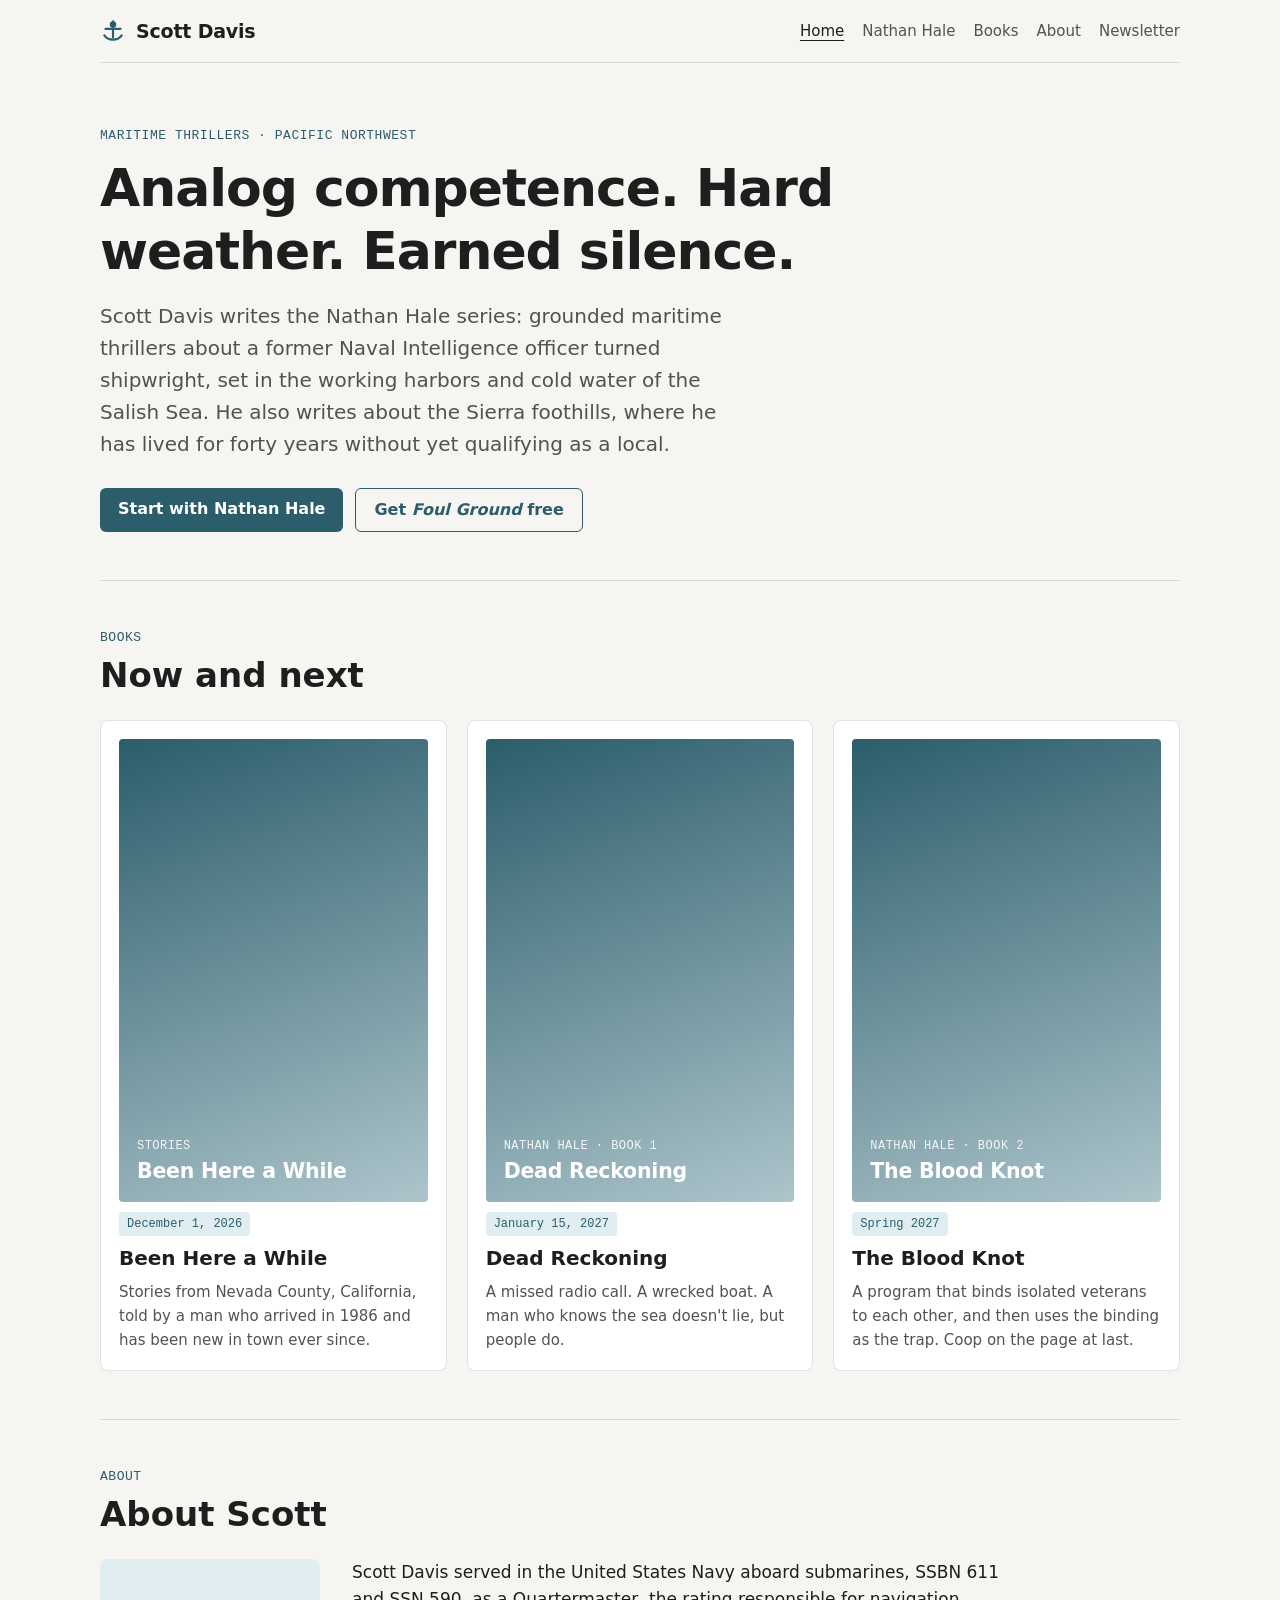
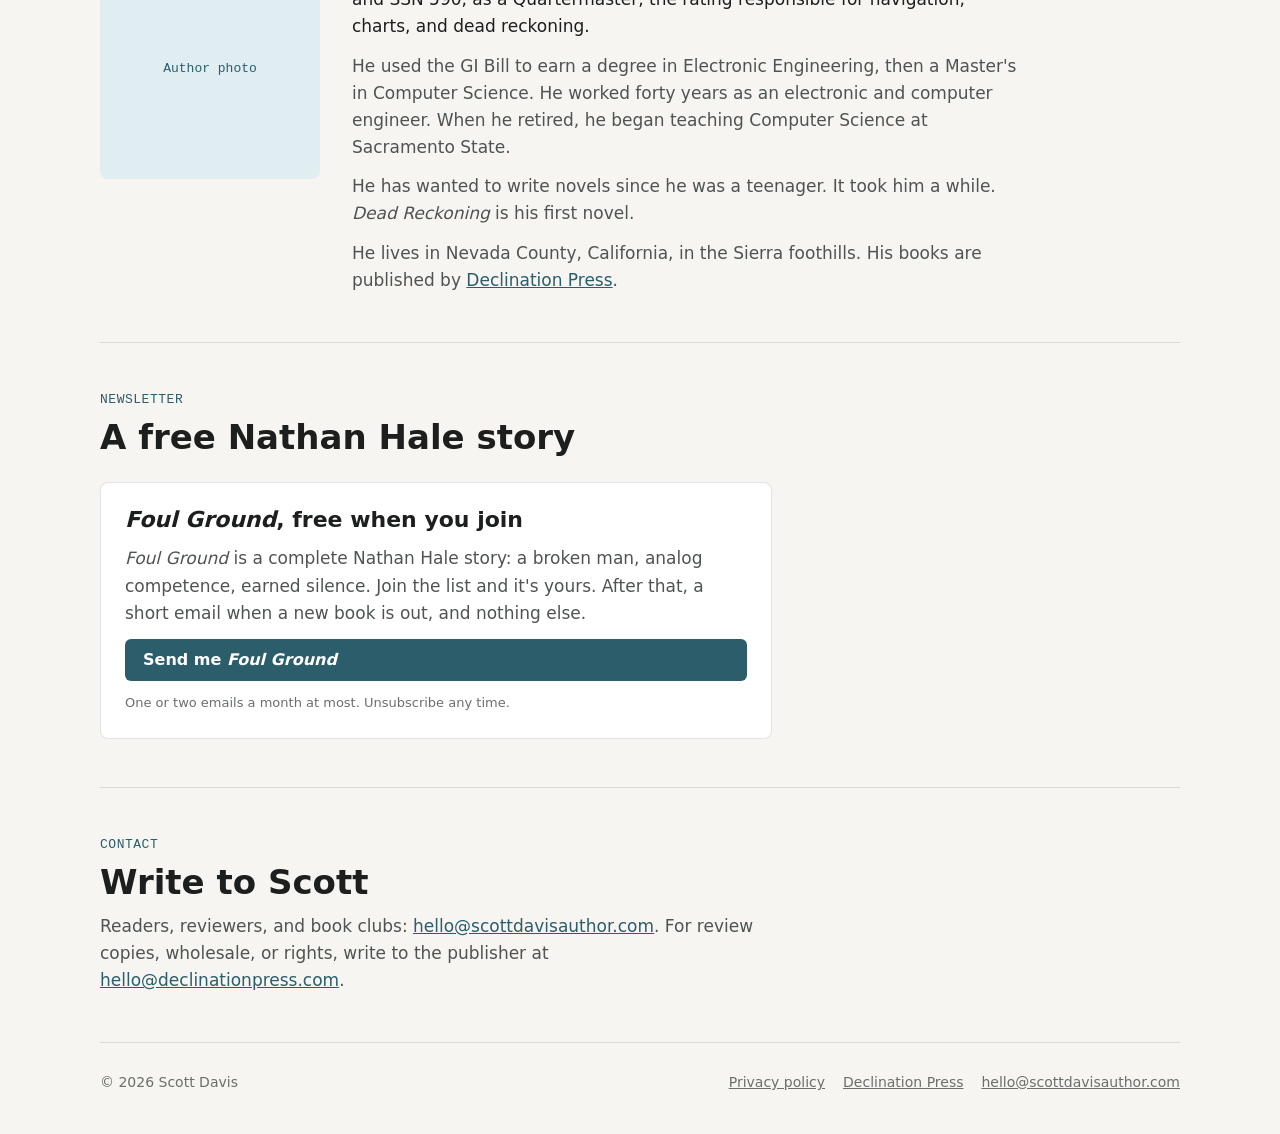
<file: index.html>
<!doctype html>
<html lang="en">
<head>
<meta charset="utf-8">
<meta name="viewport" content="width=device-width, initial-scale=1">
<title>Scott Davis, author</title>
<meta name="description" content="Scott Davis writes the Nathan Hale maritime thrillers, set in the working harbors of the Pacific Northwest, and stories from Nevada County, California.">
<link rel="icon" href="favicon.svg" type="image/svg+xml">
<link rel="stylesheet" href="site.css">
</head>
<body>
<header class="wrap top">
  <a class="brand" href="./"><svg viewBox="0 0 24 24" aria-hidden="true" fill="none" stroke="currentColor" stroke-width="2" stroke-linecap="round" stroke-linejoin="round"><path d="M12 3v15"/><path d="M5 10h14"/><path d="M4 16c2 3 5 4 8 4s6-1 8-4"/><circle cx="12" cy="6" r="2"/></svg>Scott Davis</a>
  <nav aria-label="Site">
    <a href="./" aria-current="page">Home</a>
    <a href="nathan-hale.html">Nathan Hale</a>
    <a href="#books">Books</a>
    <a href="#about">About</a>
    <a href="#newsletter">Newsletter</a>
  </nav>
</header>

<main class="wrap">
  <section class="hero" aria-labelledby="hero-title">
    <span class="eyebrow">Maritime thrillers · Pacific Northwest</span>
    <h1 id="hero-title">Analog competence. Hard weather. Earned silence.</h1>
    <p class="lede">Scott Davis writes the Nathan Hale series: grounded maritime thrillers about a former Naval Intelligence officer turned shipwright, set in the working harbors and cold water of the Salish Sea. He also writes about the Sierra foothills, where he has lived for forty years without yet qualifying as a local.</p>
    <div class="cta">
      <a class="btn" href="nathan-hale.html">Start with Nathan Hale</a>
      <a class="btn quiet" href="#newsletter">Get <em>Foul Ground</em> free</a>
    </div>
  </section>

  <section class="section" id="books" aria-labelledby="books-title">
    <span class="eyebrow">Books</span>
    <h2 id="books-title">Now and next</h2>
    <div class="books">
      <article class="book">
        <a class="cover" href="https://declinationpress.com/been-here-a-while.html" aria-label="Been Here a While"><span class="a">Stories</span><span class="t">Been Here a While</span></a>
        <span class="when">December 1, 2026</span>
        <h3><a href="https://declinationpress.com/been-here-a-while.html">Been Here a While</a></h3>
        <p>Stories from Nevada County, California, told by a man who arrived in 1986 and has been new in town ever since.</p>
      </article>
      <article class="book">
        <a class="cover" href="https://declinationpress.com/dead-reckoning.html" aria-label="Dead Reckoning"><span class="a">Nathan Hale · Book 1</span><span class="t">Dead Reckoning</span></a>
        <span class="when">January 15, 2027</span>
        <h3><a href="https://declinationpress.com/dead-reckoning.html">Dead Reckoning</a></h3>
        <p>A missed radio call. A wrecked boat. A man who knows the sea doesn't lie, but people do.</p>
      </article>
      <article class="book">
        <a class="cover" href="nathan-hale.html" aria-label="The Blood Knot"><span class="a">Nathan Hale · Book 2</span><span class="t">The Blood Knot</span></a>
        <span class="when">Spring 2027</span>
        <h3><a href="nathan-hale.html">The Blood Knot</a></h3>
        <p>A program that binds isolated veterans to each other, and then uses the binding as the trap. Coop on the page at last.</p>
      </article>
    </div>
  </section>

  <section class="section" id="about" aria-labelledby="about-title">
    <span class="eyebrow">About</span>
    <h2 id="about-title">About Scott</h2>
    <div class="bio">
      <!-- Replace this placeholder with the author photo: <img src="scott-davis.jpg" alt="Scott Davis"> -->
      <div class="photo">Author photo</div>
      <div class="text">
        <p>Scott Davis served in the United States Navy aboard submarines, SSBN 611 and SSN 590, as a Quartermaster, the rating responsible for navigation, charts, and dead reckoning.</p>
        <p>He used the GI Bill to earn a degree in Electronic Engineering, then a Master's in Computer Science. He worked forty years as an electronic and computer engineer. When he retired, he began teaching Computer Science at Sacramento State.</p>
        <p>He has wanted to write novels since he was a teenager. It took him a while. <em>Dead Reckoning</em> is his first novel.</p>
        <p>He lives in Nevada County, California, in the Sierra foothills. His books are published by <a href="https://declinationpress.com/">Declination Press</a>.</p>
      </div>
    </div>
  </section>

  <section class="section" id="newsletter" aria-labelledby="news-title">
    <span class="eyebrow">Newsletter</span>
    <h2 id="news-title">A free Nathan Hale story</h2>
    <div class="signup">
      <h3><em>Foul Ground</em>, free when you join</h3>
      <p><em>Foul Ground</em> is a complete Nathan Hale story: a broken man, analog competence, earned silence. Join the list and it's yours. After that, a short email when a new book is out, and nothing else.</p>
      <!-- Replace this link with the mailing-list form once the list service is set up. -->
      <a class="btn" href="mailto:hello@scottdavisauthor.com?subject=Send%20me%20Foul%20Ground&body=Please%20add%20me%20to%20the%20list%20and%20send%20Foul%20Ground.">Send me <em>Foul Ground</em></a>
      <small>One or two emails a month at most. Unsubscribe any time.</small>
    </div>
  </section>

  <section class="section" id="contact" aria-labelledby="contact-title">
    <span class="eyebrow">Contact</span>
    <h2 id="contact-title">Write to Scott</h2>
    <p class="intro">Readers, reviewers, and book clubs: <a href="mailto:hello@scottdavisauthor.com">hello@scottdavisauthor.com</a>. For review copies, wholesale, or rights, write to the publisher at <a href="mailto:hello@declinationpress.com">hello@declinationpress.com</a>.</p>
  </section>
</main>

<footer class="wrap site-foot">
  <span>© 2026 Scott Davis</span>
  <nav aria-label="Footer"><a href="privacy.html">Privacy policy</a><a href="https://declinationpress.com/">Declination Press</a><a href="mailto:hello@scottdavisauthor.com">hello@scottdavisauthor.com</a></nav>
</footer>
</body>
</html>
</file>
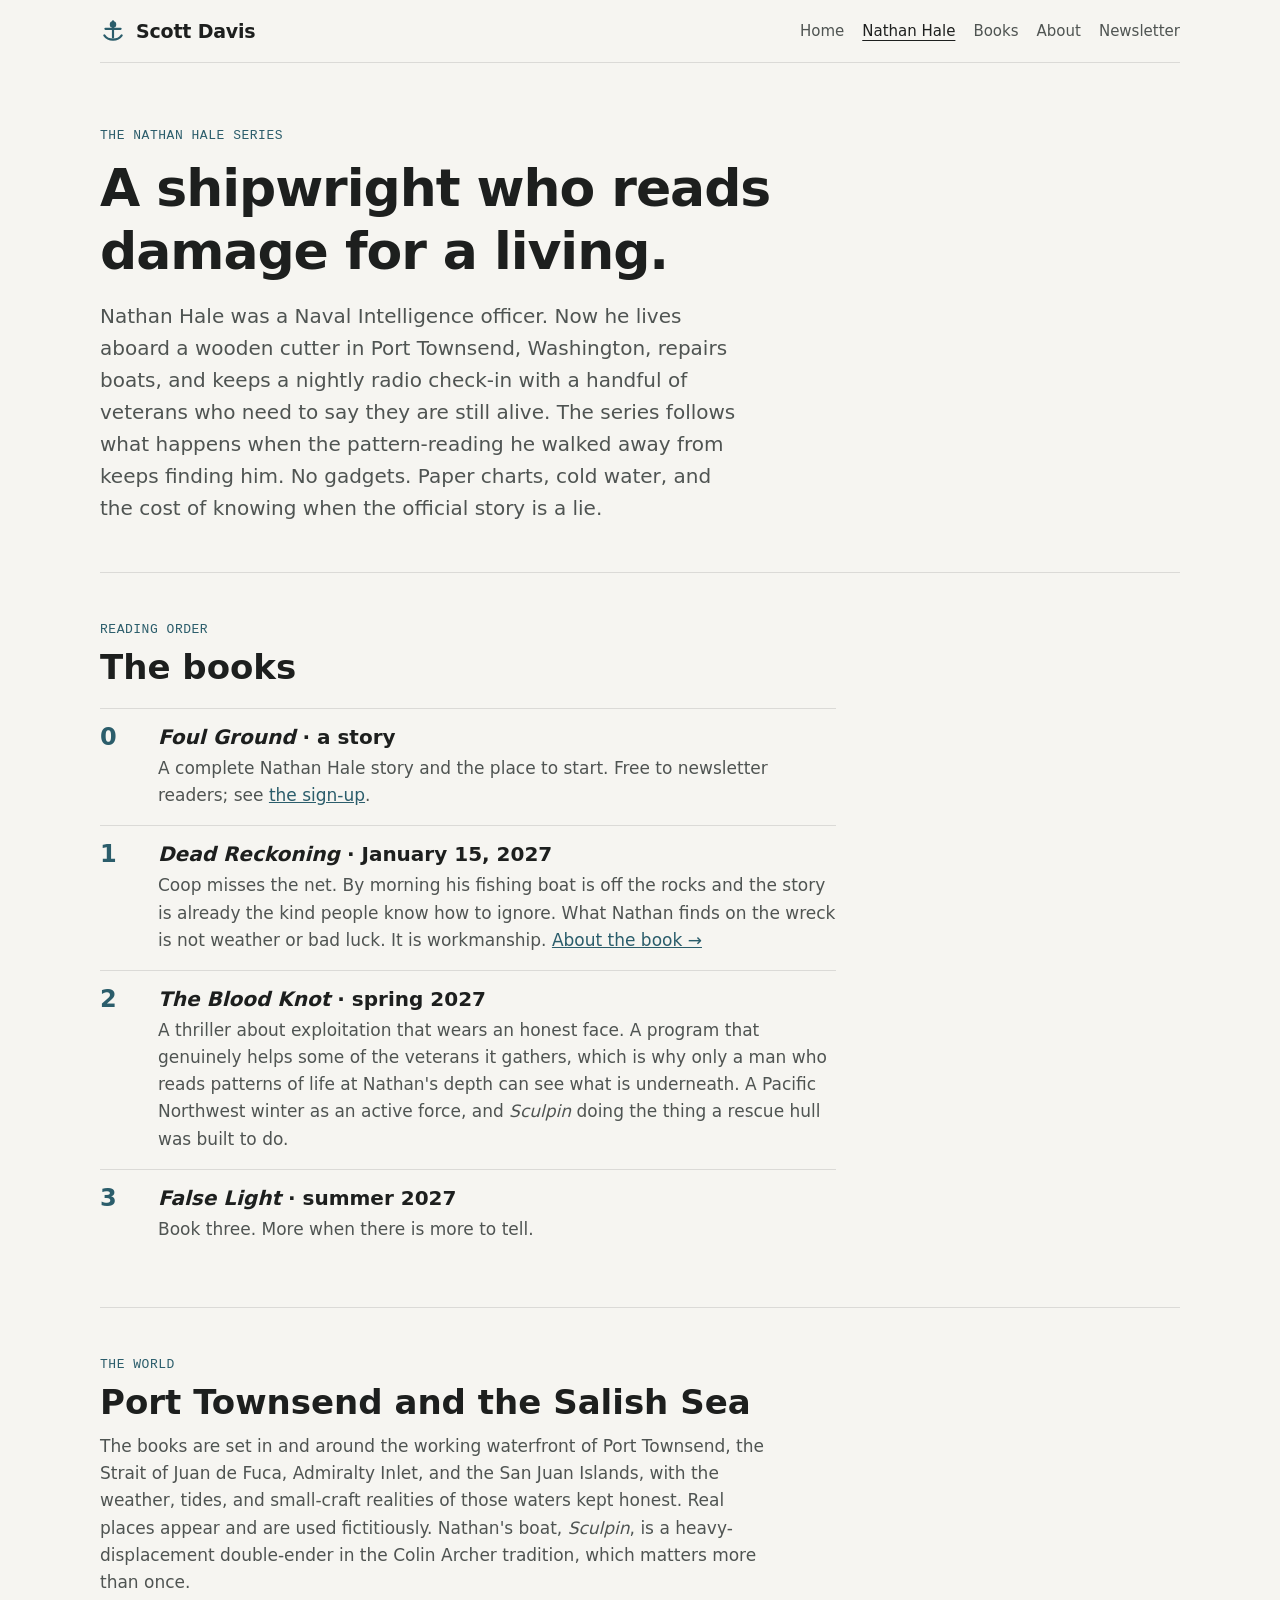
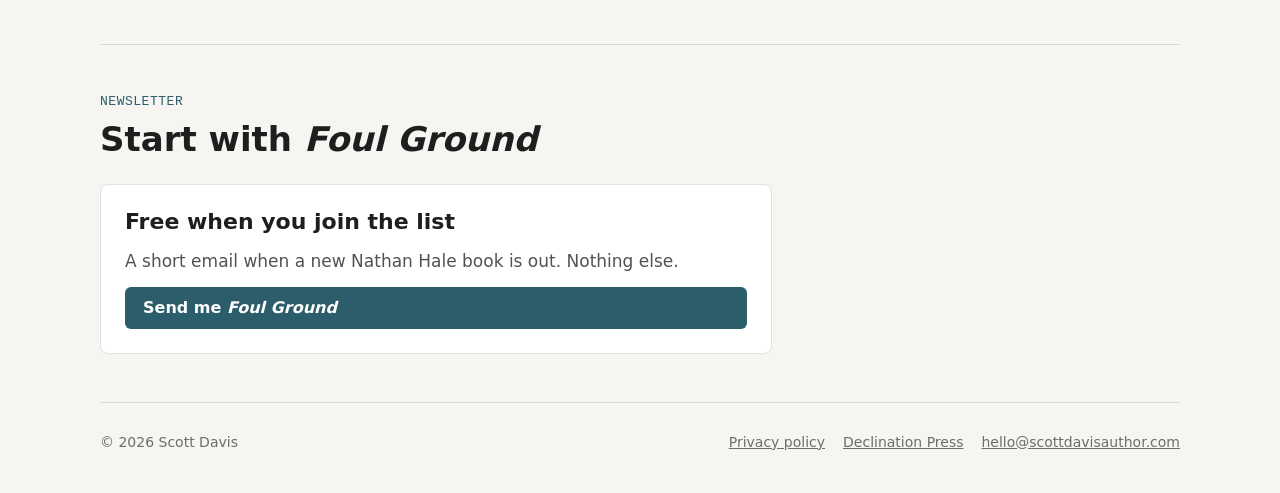
<file: nathan-hale.html>
<!doctype html>
<html lang="en">
<head>
<meta charset="utf-8">
<meta name="viewport" content="width=device-width, initial-scale=1">
<title>The Nathan Hale series · Scott Davis</title>
<meta name="description" content="The Nathan Hale maritime thrillers by Scott Davis, in reading order: Foul Ground, Dead Reckoning, The Blood Knot, False Light.">
<link rel="icon" href="favicon.svg" type="image/svg+xml">
<link rel="stylesheet" href="site.css">
</head>
<body>
<header class="wrap top">
  <a class="brand" href="./"><svg viewBox="0 0 24 24" aria-hidden="true" fill="none" stroke="currentColor" stroke-width="2" stroke-linecap="round" stroke-linejoin="round"><path d="M12 3v15"/><path d="M5 10h14"/><path d="M4 16c2 3 5 4 8 4s6-1 8-4"/><circle cx="12" cy="6" r="2"/></svg>Scott Davis</a>
  <nav aria-label="Site">
    <a href="./">Home</a>
    <a href="nathan-hale.html" aria-current="page">Nathan Hale</a>
    <a href="./#books">Books</a>
    <a href="./#about">About</a>
    <a href="./#newsletter">Newsletter</a>
  </nav>
</header>

<main class="wrap">
  <section class="hero" aria-labelledby="hero-title">
    <span class="eyebrow">The Nathan Hale series</span>
    <h1 id="hero-title">A shipwright who reads damage for a living.</h1>
    <p class="lede">Nathan Hale was a Naval Intelligence officer. Now he lives aboard a wooden cutter in Port Townsend, Washington, repairs boats, and keeps a nightly radio check-in with a handful of veterans who need to say they are still alive. The series follows what happens when the pattern-reading he walked away from keeps finding him. No gadgets. Paper charts, cold water, and the cost of knowing when the official story is a lie.</p>
  </section>

  <section class="section" aria-labelledby="order-title">
    <span class="eyebrow">Reading order</span>
    <h2 id="order-title">The books</h2>
    <div class="series"><ol>
      <li>
        <span class="n">0</span>
        <div>
          <h3><em>Foul Ground</em> · a story</h3>
          <p>A complete Nathan Hale story and the place to start. Free to newsletter readers; see <a href="./#newsletter">the sign-up</a>.</p>
        </div>
      </li>
      <li>
        <span class="n">1</span>
        <div>
          <h3><em>Dead Reckoning</em> · January 15, 2027</h3>
          <p>Coop misses the net. By morning his fishing boat is off the rocks and the story is already the kind people know how to ignore. What Nathan finds on the wreck is not weather or bad luck. It is workmanship. <a href="https://declinationpress.com/dead-reckoning.html">About the book →</a></p>
        </div>
      </li>
      <li>
        <span class="n">2</span>
        <div>
          <h3><em>The Blood Knot</em> · spring 2027</h3>
          <p>A thriller about exploitation that wears an honest face. A program that genuinely helps some of the veterans it gathers, which is why only a man who reads patterns of life at Nathan's depth can see what is underneath. A Pacific Northwest winter as an active force, and <em>Sculpin</em> doing the thing a rescue hull was built to do.</p>
        </div>
      </li>
      <li>
        <span class="n">3</span>
        <div>
          <h3><em>False Light</em> · summer 2027</h3>
          <p>Book three. More when there is more to tell.</p>
        </div>
      </li>
    </ol></div>
  </section>

  <section class="section" aria-labelledby="world-title">
    <span class="eyebrow">The world</span>
    <h2 id="world-title">Port Townsend and the Salish Sea</h2>
    <p class="intro">The books are set in and around the working waterfront of Port Townsend, the Strait of Juan de Fuca, Admiralty Inlet, and the San Juan Islands, with the weather, tides, and small-craft realities of those waters kept honest. Real places appear and are used fictitiously. Nathan's boat, <em>Sculpin</em>, is a heavy-displacement double-ender in the Colin Archer tradition, which matters more than once.</p>
  </section>

  <section class="section" id="newsletter" aria-labelledby="news-title">
    <span class="eyebrow">Newsletter</span>
    <h2 id="news-title">Start with <em>Foul Ground</em></h2>
    <div class="signup">
      <h3>Free when you join the list</h3>
      <p>A short email when a new Nathan Hale book is out. Nothing else.</p>
      <a class="btn" href="mailto:hello@scottdavisauthor.com?subject=Send%20me%20Foul%20Ground&body=Please%20add%20me%20to%20the%20list%20and%20send%20Foul%20Ground.">Send me <em>Foul Ground</em></a>
    </div>
  </section>
</main>

<footer class="wrap site-foot">
  <span>© 2026 Scott Davis</span>
  <nav aria-label="Footer"><a href="privacy.html">Privacy policy</a><a href="https://declinationpress.com/">Declination Press</a><a href="mailto:hello@scottdavisauthor.com">hello@scottdavisauthor.com</a></nav>
</footer>
</body>
</html>
</file>
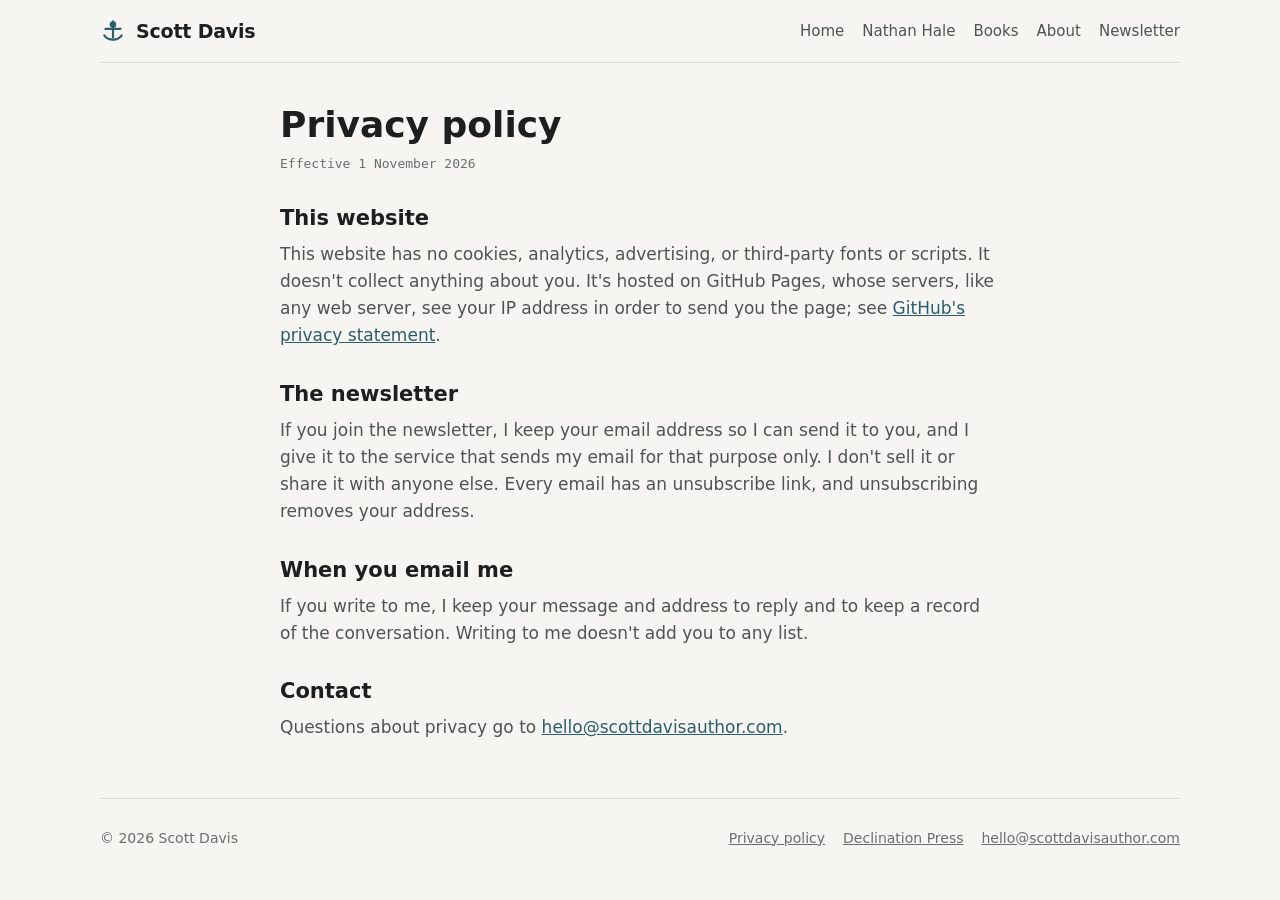
<file: privacy.html>
<!doctype html>
<html lang="en">
<head>
<meta charset="utf-8">
<meta name="viewport" content="width=device-width, initial-scale=1">
<title>Privacy policy · Scott Davis</title>
<meta name="description" content="What this website collects, and what happens when you join the newsletter.">
<link rel="icon" href="favicon.svg" type="image/svg+xml">
<link rel="stylesheet" href="site.css">
</head>
<body>
<header class="wrap top">
  <a class="brand" href="./"><svg viewBox="0 0 24 24" aria-hidden="true" fill="none" stroke="currentColor" stroke-width="2" stroke-linecap="round" stroke-linejoin="round"><path d="M12 3v15"/><path d="M5 10h14"/><path d="M4 16c2 3 5 4 8 4s6-1 8-4"/><circle cx="12" cy="6" r="2"/></svg>Scott Davis</a>
  <nav aria-label="Site">
    <a href="./">Home</a>
    <a href="nathan-hale.html">Nathan Hale</a>
    <a href="./#books">Books</a>
    <a href="./#about">About</a>
    <a href="./#newsletter">Newsletter</a>
  </nav>
</header>

<main class="wrap doc">
  <h1>Privacy policy</h1>
  <p class="updated">Effective 1 November 2026</p>

  <h2>This website</h2>
  <p>This website has no cookies, analytics, advertising, or third-party fonts or scripts. It doesn't collect anything about you. It's hosted on GitHub Pages, whose servers, like any web server, see your IP address in order to send you the page; see <a href="https://docs.github.com/en/site-policy/privacy-policies/github-general-privacy-statement">GitHub's privacy statement</a>.</p>

  <h2>The newsletter</h2>
  <p>If you join the newsletter, I keep your email address so I can send it to you, and I give it to the service that sends my email for that purpose only. I don't sell it or share it with anyone else. Every email has an unsubscribe link, and unsubscribing removes your address.</p>

  <h2>When you email me</h2>
  <p>If you write to me, I keep your message and address to reply and to keep a record of the conversation. Writing to me doesn't add you to any list.</p>

  <h2>Contact</h2>
  <p>Questions about privacy go to <a href="mailto:hello@scottdavisauthor.com">hello@scottdavisauthor.com</a>.</p>
</main>

<footer class="wrap site-foot">
  <span>© 2026 Scott Davis</span>
  <nav aria-label="Footer"><a href="privacy.html">Privacy policy</a><a href="https://declinationpress.com/">Declination Press</a><a href="mailto:hello@scottdavisauthor.com">hello@scottdavisauthor.com</a></nav>
</footer>
</body>
</html>
</file>
<file: site.css>
/* scottdavisauthor.com: Scott Davis, author. Bio, books, series, newsletter, privacy. System fonts, no trackers, light and dark. */
:root {
  --paper: #f6f5f1;
  --surface: #ffffff;
  --ink: #1d1f1e;
  --ink-2: #4f5452;
  --ink-3: #6a6f6c;
  --rule: rgba(29, 31, 30, 0.12);
  --accent: #2b5d6b;
  --accent-soft: #e1eef1;
  --font-display: "Segoe UI Variable Display", "Segoe UI", system-ui, -apple-system, "Helvetica Neue", sans-serif;
  --font-body: "Segoe UI Variable Text", "Segoe UI", system-ui, -apple-system, "Helvetica Neue", sans-serif;
  --font-mono: ui-monospace, "Cascadia Mono", "SF Mono", Consolas, monospace;
}
@media (prefers-color-scheme: dark) {
  :root:not([data-theme="light"]) {
    --paper: #171918; --surface: #212423; --ink: #e9ebe8; --ink-2: #bcc1be; --ink-3: #959b97;
    --rule: rgba(255, 255, 255, 0.12); --accent: #7cc3d3; --accent-soft: #143038; color-scheme: dark;
  }
}
:root[data-theme="dark"] {
  --paper: #171918; --surface: #212423; --ink: #e9ebe8; --ink-2: #bcc1be; --ink-3: #959b97;
  --rule: rgba(255, 255, 255, 0.12); --accent: #7cc3d3; --accent-soft: #143038; color-scheme: dark;
}

* { box-sizing: border-box; }
body { background: var(--paper); color: var(--ink); font: 17px/1.6 var(--font-body); margin: 0; }
h1, h2, h3 { font-family: var(--font-display); line-height: 1.2; margin: 0; }
p { margin: 0; }
a { color: var(--accent); }
a:focus-visible { outline: 2px solid var(--accent); outline-offset: 2px; border-radius: 2px; }

.wrap { width: min(1080px, 100% - 32px); margin-inline: auto; }

/* ---------- Header ---------- */
.top { display: flex; align-items: center; justify-content: space-between; gap: 16px; padding-block: 18px; border-bottom: 1px solid var(--rule); }
.brand { display: flex; align-items: center; gap: 10px; font: 700 19px/1 var(--font-display); color: var(--ink); text-decoration: none; letter-spacing: -0.01em; }
.brand svg { width: 26px; height: 26px; color: var(--accent); flex: none; }
.top nav { display: flex; flex-wrap: wrap; gap: 4px 18px; font-size: 15px; }
.top nav a { color: var(--ink-2); text-decoration: none; }
.top nav a:hover, .top nav a[aria-current="page"] { color: var(--ink); text-decoration: underline; text-underline-offset: 4px; }

/* ---------- Hero ---------- */
.hero { padding-block: 64px 48px; max-width: 46rem; }
.eyebrow { display: block; font: 500 13px/1.4 var(--font-mono); letter-spacing: 0.04em; text-transform: uppercase; color: var(--accent); }
.hero h1 { font-size: clamp(34px, 5vw, 52px); font-weight: 700; letter-spacing: -0.02em; margin-top: 12px; }
.lede { font-size: 20px; color: var(--ink-2); margin-top: 18px; max-width: 40rem; }
.cta { margin-top: 28px; display: flex; flex-wrap: wrap; gap: 12px; }
.btn { display: inline-block; font: 600 16px/1 var(--font-body); padding: 13px 18px; border-radius: 6px; background: var(--accent); color: var(--surface); text-decoration: none; }
.btn.quiet { background: transparent; color: var(--accent); border: 1px solid var(--accent); }

/* ---------- Sections ---------- */
.section { border-top: 1px solid var(--rule); padding-block: 48px; }
.section > h2 { font-size: clamp(26px, 3.2vw, 34px); font-weight: 700; margin-top: 8px; }
.section > p.intro { color: var(--ink-2); margin-top: 10px; max-width: 42rem; }
.cards { margin-top: 24px; display: grid; gap: 16px; grid-template-columns: repeat(2, minmax(0, 1fr)); }
.card { background: var(--surface); border: 1px solid var(--rule); border-radius: 8px; padding: 22px; display: grid; gap: 10px; align-content: start; }
.card h3 { font-size: 22px; font-weight: 700; display: flex; align-items: center; gap: 10px; }
.card h3 svg { width: 24px; height: 24px; color: var(--accent); flex: none; }
.card p { color: var(--ink-2); }
.card ul { margin: 0; padding-left: 20px; color: var(--ink-2); display: grid; gap: 4px; }
.card .more { font-weight: 600; text-decoration: none; }
.card .more:hover { text-decoration: underline; }
.tag { justify-self: start; font: 500 12px/1 var(--font-mono); padding: 6px 8px; border-radius: 4px; background: var(--accent-soft); color: var(--accent); }

/* ---------- Footer ---------- */
.site-foot { border-top: 1px solid var(--rule); padding-block: 28px 40px; display: flex; flex-wrap: wrap; justify-content: space-between; gap: 12px 24px; font-size: 14px; color: var(--ink-3); }
.site-foot nav { display: flex; flex-wrap: wrap; gap: 4px 18px; }
.site-foot a { color: var(--ink-3); }

/* ---------- Policy pages ---------- */
.doc { max-width: 720px; padding-block: 40px 56px; }
.doc h1 { font-size: 36px; font-weight: 700; }
.doc h2 { font-size: 21px; font-weight: 700; margin-top: 32px; }
.doc p, .doc ul { margin-top: 10px; color: var(--ink-2); }
.doc .updated { font: 13px/1.5 var(--font-mono); color: var(--ink-3); margin-top: 8px; }

@media (max-width: 760px) {
  .hero { padding-block: 40px 32px; }
  .cards { grid-template-columns: minmax(0, 1fr); }
}

/* ---------- Books ---------- */
.books { margin-top: 24px; display: grid; gap: 20px; grid-template-columns: repeat(3, minmax(0, 1fr)); }
.book { background: var(--surface); border: 1px solid var(--rule); border-radius: 8px; padding: 18px; display: grid; gap: 10px; align-content: start; }
.book a.cover, .cover { display: block; aspect-ratio: 2 / 3; border-radius: 4px; background: linear-gradient(160deg, var(--accent) 0%, var(--accent-soft) 140%); color: var(--surface); text-decoration: none; padding: 18px; display: grid; align-content: end; gap: 6px; overflow: hidden; }
.cover .t { font: 700 clamp(18px, 1.6vw, 22px)/1.15 var(--font-display); letter-spacing: -0.01em; }
.cover .a { font: 500 12px/1.3 var(--font-mono); letter-spacing: 0.04em; text-transform: uppercase; opacity: 0.9; }
.cover img { width: 100%; height: 100%; object-fit: cover; display: block; }
.book h3 { font-size: 20px; font-weight: 700; }
.book h3 a { color: var(--ink); text-decoration: none; }
.book h3 a:hover { text-decoration: underline; text-underline-offset: 4px; }
.book .by { color: var(--ink-3); font-size: 14px; }
.book p { color: var(--ink-2); font-size: 15px; }
.when { justify-self: start; font: 500 12px/1 var(--font-mono); padding: 6px 8px; border-radius: 4px; background: var(--accent-soft); color: var(--accent); }

/* ---------- Book page ---------- */
.book-hero { display: grid; grid-template-columns: minmax(0, 280px) minmax(0, 1fr); gap: 40px; padding-block: 48px 40px; align-items: start; }
.book-hero .cover { max-width: 280px; }
.book-hero h1 { font-size: clamp(30px, 4vw, 44px); font-weight: 700; letter-spacing: -0.02em; margin-top: 10px; }
.book-hero .sub { color: var(--ink-2); font-size: 18px; margin-top: 8px; }
.book-hero .hook { font-weight: 600; font-size: 19px; margin-top: 22px; }
.blurb { max-width: 42rem; display: grid; gap: 14px; margin-top: 16px; color: var(--ink-2); }
.blurb p strong { color: var(--ink); }
.facts { margin-top: 24px; display: grid; gap: 6px; font-size: 14px; color: var(--ink-3); }
.facts span b { color: var(--ink-2); font-weight: 600; }

/* ---------- Series list ---------- */
.series { margin-top: 20px; display: grid; gap: 14px; max-width: 46rem; }
.series li { list-style: none; display: grid; grid-template-columns: 44px minmax(0, 1fr); gap: 14px; padding: 16px 0; border-top: 1px solid var(--rule); }
.series ol { padding: 0; margin: 0; }
.series .n { font: 700 24px/1 var(--font-display); color: var(--accent); }
.series h3 { font-size: 20px; font-weight: 700; }
.series p { color: var(--ink-2); margin-top: 6px; }

/* ---------- Sign-up and bio ---------- */
.signup { margin-top: 24px; background: var(--surface); border: 1px solid var(--rule); border-radius: 8px; padding: 24px; display: grid; gap: 12px; max-width: 42rem; }
.signup h3 { font-size: 22px; font-weight: 700; }
.signup p { color: var(--ink-2); }
.signup small { color: var(--ink-3); font-size: 13px; }
.bio { display: grid; grid-template-columns: minmax(0, 220px) minmax(0, 1fr); gap: 32px; margin-top: 24px; align-items: start; }
.bio .photo { aspect-ratio: 1; border-radius: 8px; background: var(--accent-soft); display: grid; place-items: center; color: var(--accent); font: 500 13px/1.4 var(--font-mono); text-align: center; padding: 12px; }
.bio .text { display: grid; gap: 12px; color: var(--ink-2); max-width: 42rem; }
.bio .text p:first-child { color: var(--ink); }

@media (max-width: 900px) { .books { grid-template-columns: repeat(2, minmax(0, 1fr)); } }
@media (max-width: 760px) {
  .books { grid-template-columns: minmax(0, 1fr); }
  .book-hero { grid-template-columns: minmax(0, 1fr); gap: 24px; padding-block: 32px 24px; }
  .book-hero .cover { max-width: 220px; }
  .bio { grid-template-columns: minmax(0, 1fr); }
  .bio .photo { max-width: 180px; }
}
</file>
